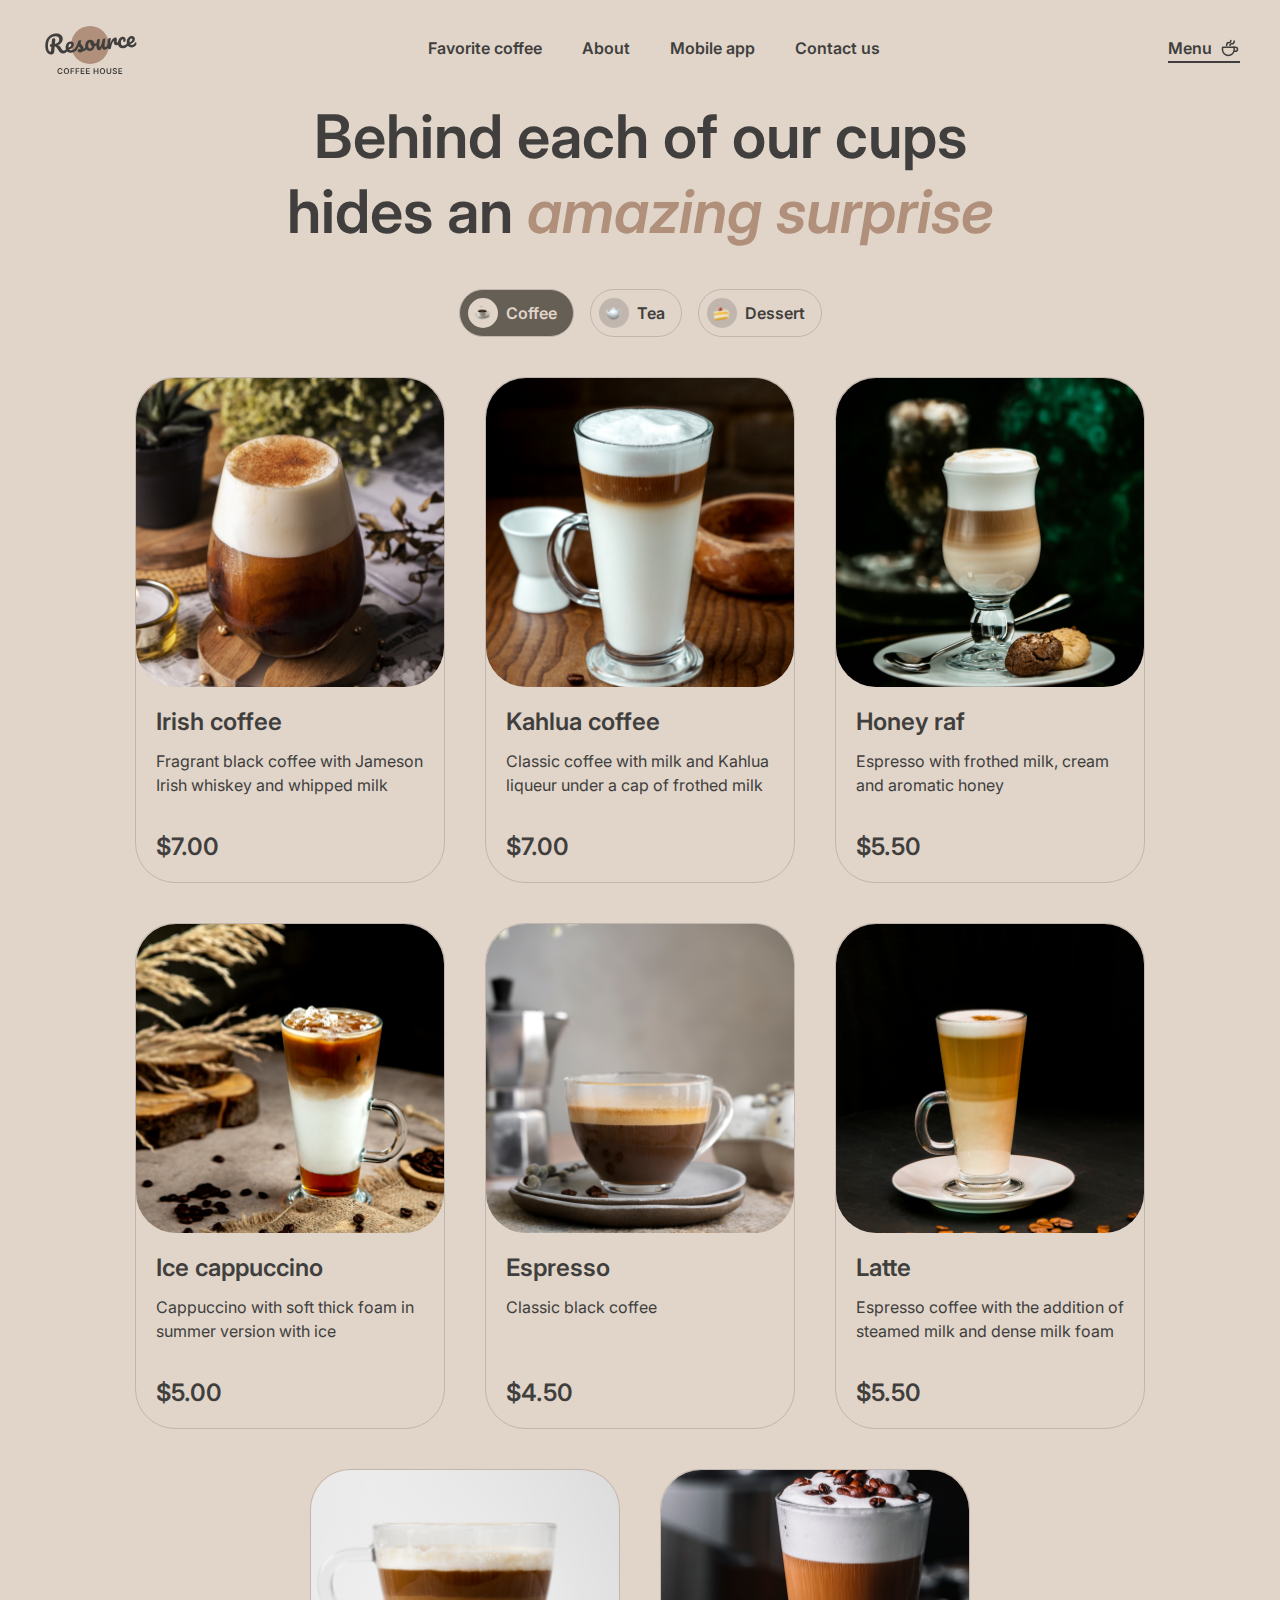
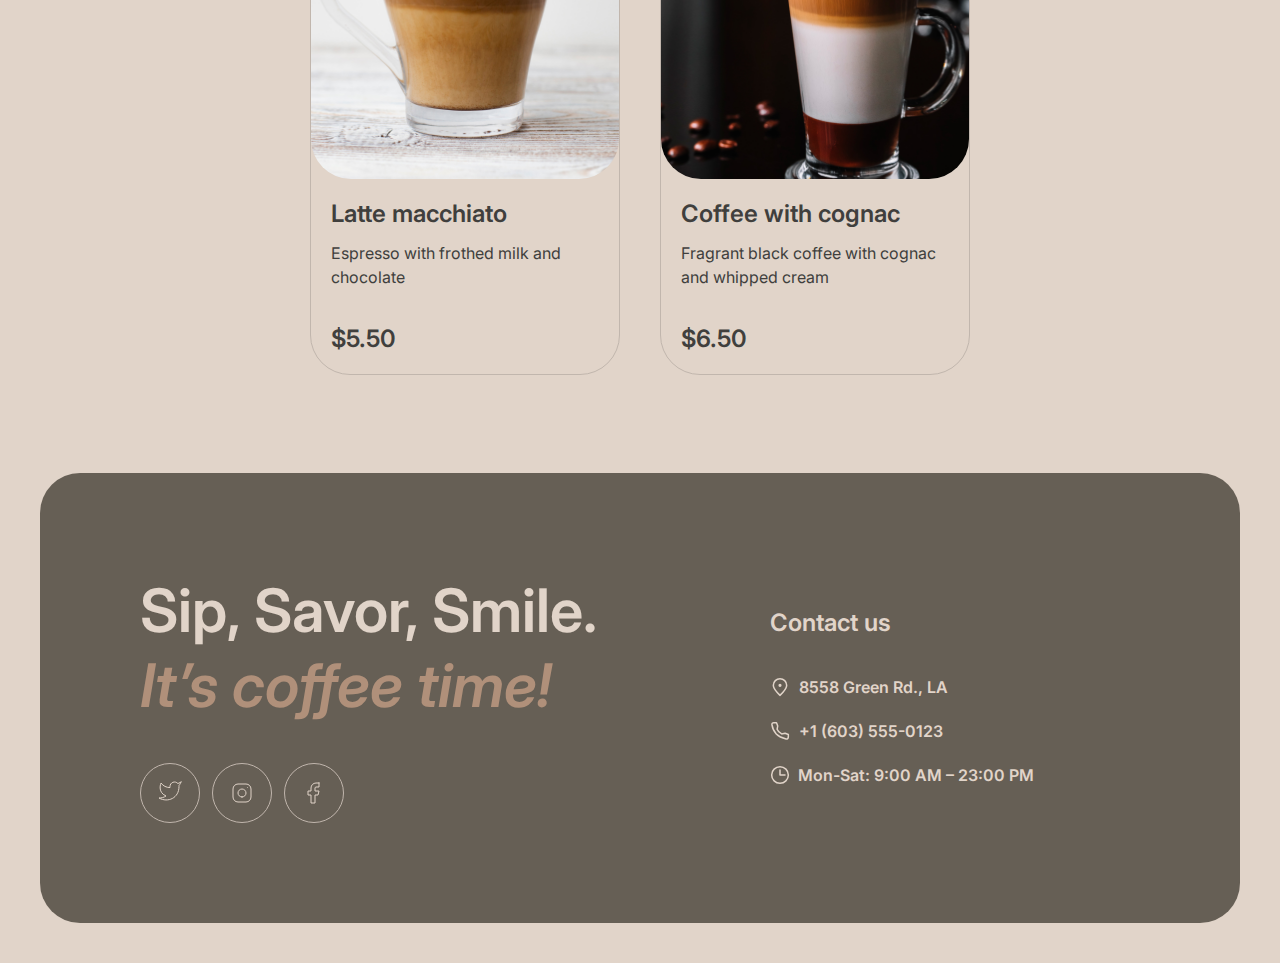
<file: coffee-house/menu.html>
<!DOCTYPE html>
<html lang="en">
<head>
    <meta charset="UTF-8">
    <meta name="viewport" content="width=device-width, initial-scale=1.0">
    <link href = "./style.css"  rel= "stylesheet">
    <link rel="preconnect" href="https://fonts.googleapis.com">
    <link rel="preconnect" href="https://fonts.gstatic.com" crossorigin>
    <link href="https://fonts.googleapis.com/css2?family=Inter:wght@200;300;400;500;600;700;800;900&display=swap" rel="stylesheet">
    <link rel="icon" href="./assets/icons/favicon.ico">
    <title>Coffee Menu</title>
</head>
<body>
    <header class = "">
        <a href="./index.html">
            <img src = "./assets/icons/logo.svg" alt = "lead-icon">
        </a>
        
        <nav>
            <ul class = "">
                <li>
                    <a href = "./index.html#favorite-coffee" class = "navigation-links">Favorite coffee</a>
                </li>
                <li>
                    <a href = "./index.html#about-coffee" class = "navigation-links">About</a>
                </li>
                <li>
                    <a href = "./index.html#mobile-app" class = "navigation-links">Mobile app</a>
                </li>
                <li>
                    <a href = "./index.html#contact-us" class = "navigation-links">Contact us</a>
                </li>
                <div class = "menu-container active hide">
                    <a class = "menu-links" href = "./menu.html">Menu</a>
                    <img src = "./assets/icons/coffee-cup.svg" alt = "coffee-cup">
                </div>
            </ul>
        </nav>
        <div class = "menu-container active">
            <a class = "navigation-links" href = "./menu.html" >Menu</a>
            <img src = "./assets/icons/coffee-cup.svg" alt = "coffee-cup">
        </div>
        <div class ='borgar'>
            <img src = "./assets/icons/vector_1.svg" class ='line1' alt = "line-pic">
            <img  src = "./assets/icons/vector_1.svg" class ='line2' alt = "line-pic">
        </div>
    </header>
    <main>
        <div class = "coffee-cards-container">
            <h1 class = "coffee-cards-heading">Behind each of our cups hides an <span>amazing surprise</span></h1>
            <div class = "coffe-tabs">
                <div class = "tabs-btn active">
                    <div class = "coffee-icon active"></div>
                    <p class = "icon-desc">Coffee</p>
                </div>
                <div class = "tabs-btn">
                    <div class = "tea-icon"></div>
                    <p class = "icon-desc">Tea</p>
                </div>
                <div class = "tabs-btn">
                    <div class = "dessert-icon"></div>
                    <p class = "icon-desc">Dessert</p>
                </div>
            </div>
            <div class = "coffee-menu-content">

            </div>

             <button class = "refresh-btn">
            </button>


            <div class = "modal-block-wrapper hide">
            <div class = "modal-coffee-container">
                <div class="modal-coffee-picture" style="background-image: url(./assets/pictures/coffee-7.jpg);">

                </div>
                <div class = "modal-coffee-content">
                    <div class="modal-coffee-desc">
                        <h3 class="modal-card-heading">Irish coffee</h3>
                        <p class="modal-card-text">Fragrant black coffee with Jameson Irish whiskey and whipped milk</p>
                    </div>
                   
                    <div class = "modal-size-container">
                        <p class ="modal-text-desc" >Size</p>
                        <div class = "modal-size-btns">
                            <div id = "S" class = "size-btn active">
                                <p class = "size-lit">S</p>
                                <p class = "size-desc">200 ml</p>
                            </div>
                            <div id = "M" class = "size-btn">
                                <p class = "size-lit">M</p>
                                <p class = "size-desc">300 ml</p>
                            </div>
                            <div id = "L" class = "size-btn">
                                <p class = "size-lit">L</p>
                                <p class = "size-desc">400 ml</p>
                            </div>
                        </div>
                    </div>
                    
                    <div class = "modal-additiv-container">
                        <p class ="modal-text-desc" >Additives</p>
                        <div class = "modal-additiv-btns">
                            <div class = "additiv-btn">
                                <p class = "size-lit">1</p>
                                <p class = "type-additiv">Sugar</p>
                            </div>
                            <div class = "additiv-btn">
                                <p class = "size-lit">2</p>
                                <p class = "type-additiv">Сinnamon</p>
                            </div>
                            <div class = "additiv-btn">
                                <p class = "size-lit">3</p>
                                <p class = "type-additiv">Syrup</p>
                            </div>
                        </div>
                    </div>
                    

                    <div class="modal-total-price">
                        <p class = "total-heading">Total:</p>
                        <p class = "total-price">$6.00</p>
                    </div>

                    <div class = "modal-info-block">
                        <img class ="info-img" src = "./assets/icons/info-empty.svg" alt = "info-icon">
                        <p class = "modal-info-text">The cost is not final. Download our mobile app to see the final price and place your order. Earn loyalty points and enjoy your favorite coffee with up to 20% discount.</p>
                    </div>

                    <button class = "modal-close-btn">Close</button>

                </div>
            </div>
            </div>
        </div>
    </main>

    <footer id = "contact-us">
        <div class = "footer-content">
            <div class = "sip-favor-container">
                <h2 class = "footer-heading">Sip, Savor, Smile. <span>It’s coffee time!</span></h2>
                <div class ="social-buttons-container">
                    <a href ="https://twitter.com/" target="_blank"><div class = "twitter-btn"></div></a>
                    <a href = "https://www.instagram.com/" target="_blank"><div class = "instagram-btn"></div></a>
                    <a href = "https://www.facebook.com/" target="_blank"><div class = "facebook-btn"></div></a>
                </div>
            </div>
            <div class = "contact-content">
                <h3 class = "contact-heading">Contact us</h3>
                <div class = "contacts-block">
                    <div class = "contact-adress-tab">
                        <a target="_blank" href="https://www.google.com/maps/search/8558+Green+Rd,+%D0%A4%D0%B5%D0%BD%D1%82%D0%BE%D0%BD,+%D0%9C%D0%B8%D1%87%D0%B8%D0%B3%D0%B0%D0%BD,+%D0%A1%D0%A8%D0%90/@42.7989491,-83.738731,14z/data=!3m1!4b1?entry=ttu" class = "contact-links">
                        <img src = "./assets/icons/pin-alt.svg" alt ="pin-pic">
                        <p class = "contact-adress">8558 Green Rd.,   LA</p>
                         </a>
                    </div>
                    <div class = "contact-tel-tab">
                        <a href = "tel:+1603555-0123" class = "contact-links">
                        <img src = "./assets/icons/phone.svg" alt ="tel-pic">
                        <p class = "contact-tel">+1 (603) 555-0123</p>
                        </a>
                    </div>
                    <div class = "contact-time-tab">
                        <img src = "./assets/icons/clock.svg" alt ="tel-pic">
                        <p class = "contact-time">Mon-Sat: 9:00 AM – 23:00 PM</p>
                    </div>  
                    
                </div>
            </div>
            <div>

            </div>
        </div>
    </footer>
    
    <script type="module" src = "./components/scriptMenu.js"></script>
</body>
</html>
</file>
<file: coffee-house/style.css>
html{
    scroll-behavior: smooth;
}

body {
    display: flex;
    flex-direction: column;
    font-family: Inter;
    font-size: 16px;
    font-weight: 400;
    line-height: 150%;
    max-width: 1440px;
    color: #403F3D;
    background-color: #E1D4C9;
    margin: 0 auto;
    
}

img {
    pointer-events: none;
}

span {
    font-style: italic;
    color:#B0907A
}


header {
    display: flex;
    justify-content: space-between;
    margin: 20px 40px;
    align-content: center;
}


ul {
    display: flex;
    gap: 40px;
    font-weight: 600;
    list-style-type: none;
    padding: 0px;
}

.navigation-links {
    text-decoration: none;
    position: relative;
    color:#403F3D;
    cursor:pointer;
    

}


.menu-links {
    text-decoration: none;
    position: relative;
    color:#403F3D;
    cursor:pointer;
    

}

.borgar {
    display: none;
}

.navigation-links::before{
  content: "";
  position: absolute;
  display: block;
  width: 100%;
  height: 2px;
  top: 25px;
  background-color: #403F3D;
  transform: scaleX(0);
  transition: transform 0.3s ease;

}

.menu-links::before{
    content: "";
    position: absolute;
    display: block;
    width: 100%;
    height: 2px;
    top: 25px;
    background-color: #403F3D;
    transform: scaleX(0);
    transition: transform 0.3s ease;
  
  }


.menu-container{
    display: flex;
    align-self: center;
    font-weight: 600;
    position: relative;
    gap: 8px;
    cursor:pointer;
}

.menu-container.hide {
    display: none;
}

.menu-container.active{
    cursor: auto;
    top: -5px;
}


.menu-container.active.show{
    cursor: auto;
    top: 40px;
}




.menu-container.active::before{
    content: "";
    position: absolute;
    display: block;
    width: 100%;
    height: 2px;
    top: 25px;
    background-color: #403F3D;
    transform: scaleX(1);
}

.menu-container.active::before{
    transform: scaleX(1);
}



.menu-container::before{
    content: "";
    position: absolute;
    display: block;
    width: 100%;
    height: 2px;
    top: 25px;
    background-color: #403F3D;
    transform: scaleX(0);
    transition: transform 0.3s ease;
}



.hero-container{
    border-radius: 40px;
    background: transparent;
    margin-bottom: 100px;
    margin: 0 40px 100px;
    max-width: 1360px;
    height: 644px;
    position: relative;
}

.hero-video{
    width: 100%;
    height: 100%;
    border-radius: 40px;
    object-fit: cover;
}

.hero-content{
    position: absolute;
    bottom: 100px;
    left: 100px;
    display: flex;
    flex-direction: column;
    gap: 40px;
    max-width: 530px;
}

h1{
    margin:0px;
    font-size: 72px;
    color: #E1D4C9;
    font-weight: 600;
    line-height: 105%
}

.hero-text-block{
    margin: 0px;
    font-size: 16px;
    font-style: normal;
    font-weight: 400;
    line-height: 150%;
    color: #E1D4C9;
}

.hero-button{
    display: flex;
    justify-content: center;
    align-items: center;
    width: 200px;
    height: 64px;
    padding-left: 27px;
    border-radius: 100px;
    background:#E1D4C9;
    font-family: Inter;
    font-size: 16px;
    font-style: normal;
    font-weight: 600;
    line-height: 150%;
    border: 0px;
    cursor: pointer;
}

.hero-button::after{
    content: url(./assets/icons/coffee-cup.svg);
    position: relative;
    display: block;
    top: 2px;
    left: 8px;
    transform: scaleX(0) translate(110px);
    transition: transform 0.3s  ease-in-out;
}





.favorites-container{
    display: flex;
    justify-content: center;
    flex-direction: column;
    margin-bottom: 100px;
    gap: 40px;
    margin: 0 44px 100px;
}

.favorite-heading{
    margin: 0px;
    font-size: 60px;
    font-style: normal;
    font-weight: 600;
    line-height: 125%;
    color: #403F3D;
    text-align: center;
}

.left-arrow-button{
    display: flex;
    width: 60px;
    height: 60px;
    justify-content: center;
    align-items: center;
    border-radius: 100px;
    border: 1px solid #665F55;
    background: transparent;
    transition: background 0.3s ease;
    color: #403F3D;
    cursor: pointer;
}

.left-arrow-button::before{
    content: url(./assets/icons/arrow-left.svg);
    width: 24px;
    height:24px;
    transition: content 0,3s ease;
    
}



.right-arrow-button{
    display: flex;
    width: 60px;
    height: 60px;
    justify-content: center;
    align-items: center;
    border-radius: 100px;
    border: 1px solid #665F55;
    background: transparent;
    transition: background 0.3s ease;
    color: #403F3D;
    cursor: pointer;
}

.right-arrow-button::before{
    content: url(./assets/icons/arrow-right.svg);
    width: 24px;
    height:24px;
    transition: content 0,3s ease;
    
}



.coffee-cards {
    display: flex;
    justify-content: space-between;
    align-items: center;
}


.coffee-cards-wraper{
    display: flex;
    width: 480px;
    overflow: hidden;
   
}

.coffee-cards-slider{
    display: flex;
    gap: 40px;
    position: relative;
    left: 0px;
    transition: all 0.3s ease-in-out;
}

.coffee-element {
    display: flex;
    flex-direction: column;
    max-width: 480px;
    gap: 20px;
}


.coffee-element-content{
    display: flex;
    flex-direction: column;
    gap: 16px;
    text-align: center;

}

.coffee-element-heading {
    font-size: 24px;
    font-weight: 600;
    line-height: 125%;
    margin: 0px;
}

.coffee-element-desc{
    font-size: 16px;
    font-weight: 400;
    line-height: 150%;
    margin:0px;

}

.coffee-element-price{
    font-size: 24px;
    font-weight: 600;
    line-height: 125%;
    margin: 0px;
}

.coffee-navigation{
    display: flex;
    justify-content: center;
    gap: 12px;

}

.control-btn{
    width: 40px;
    height: 4px;
    border-radius: 100px;
    border: 1px solid #C1B6AD;
    background:#C1B6AD;
    transition: all 0.2s linear;
}

.progress{
    height: 5px;
    border-radius: 100px;
    
    background: #665F55;
    width: 0;

    transition: all 0.2s linear;
}

.control-btn.active{
    width: 40px;
    height: 4px;
    border-radius: 100px;
    border: 1px solid #665F55;
    background:#665F55;
}

.about-container{
    display: flex;
    flex-direction: column;
    align-items: center; 
    margin: 0 40px 100px;
    gap: 40px;
}

.about-heading {
    margin: 0;
    align-self: stretch;
    font-size: 60px;
    font-weight: 600;
    line-height: 125%;
}

.pictures-container{
    display: flex;
    flex-flow: row wrap;
    gap: 40px;
}

.pictures-colum{
    display: flex;
    flex-direction: column;
    gap: 40px;
}

.girl-pic {
    width: 660px;
    height: 590px;
    border-radius: 20px;
    background-image: url(./assets/pictures/about-1.jpg);
    background-repeat: no-repeat;
    background-position: center;
    background-size: 110%;
    transition: background-size 0.3s ease;
}

.man-pic {
    width: 660px;
    height: 430px;
    border-radius: 20px;
    background-image: url(./assets/pictures/about-3.jpg);
    background-repeat: no-repeat;
    background-position: center;
    background-size: 110%;
    transition: background-size 0.3s ease;
}

.coffee-pic {
    width: 660px;
    height: 430px;
    border-radius: 20px;
    background-image: url(./assets/pictures/about-2.jpg);
    background-repeat: no-repeat;
    background-position: center;
    background-size: 110%;
    transition: background-size 0.3s ease;
}

.couple-pic {
   width: 660px;
    height: 590px;
    border-radius: 20px;
    background-image: url(./assets/pictures/about-4.jpg);
    background-repeat: no-repeat;
    background-position: center;
    background-size: 110%;
    transition: background-size 0.3s ease;
}

.mobile-app-container{
    display: flex;
    flex-direction: row;
    gap: 100px;
    align-items: center;
    margin: 0 40px 100px;
}

.mobile-app-content{
    display: flex;
    flex-direction: column;
    gap: 40px;
    max-width: 630px;
}

.mobile-app-heading{
    margin: 0px;
    font-size: 60px;
    font-weight: 600;
    line-height: 125%;
}

.mobile-screens-pic{
    width: 630px;
    height: 630px;
}

.mobile-app-button-container{
    display: flex;
    gap: 16px;
}

.apple-store-btn{
    display: flex;
    width: 200px;
    height: 64px;
    align-items: center;
    border-radius: 100px;
    border: 1px solid #665F55;
    background: transparent;
    transition: background 0.3s ease;
    cursor: pointer;
    
}

.google-play-btn{
    display: flex;
    width: 200px;
    height: 64px;
    align-items: center;
    border-radius: 100px;
    border: 1px solid #665F55;
    background: transparent;
    transition: background 0.3s ease;
    cursor: pointer;
}

.btn-desc{
    display: flex;
    flex-direction: column;
    text-align: start;
    gap: 2px;
    margin-left: 8px;
}

.btn-small-text{
    margin: 0;
    font-size: 10px;
    font-weight: 600;
    line-height: 140%;
}

.btn-big-text{
    margin: 0;
    font-size: 16px;
    font-weight: 600;
    line-height: 150%;
}

.apple-store-btn::before{
    content: url(./assets/icons/apple-logo.svg);
    margin-left: 19px;
    margin-top: 6px;
    transition: content 0.3s ease;
}

.google-play-btn::before{
    content: url(./assets/icons/google-icon.svg);
    margin-left: 19px;
    margin-top: 6px;
    transition: content 0.3s ease;
}

.mobule-app-text{
    margin: 0;
    font-weight: 400;
    line-height: 150%;
}



.footer-content{
    display: flex;
    flex-direction: row;
    gap: 100px;
    padding: 100px;
    background-color: #665F55;
    border-radius: 40px;
    color: #E1D4C9;
    margin: 0 40px 40px;
}

.sip-favor-container{
    display: flex;
    flex-direction: column;
    gap: 40px;
    max-width: 530px;

}

.footer-heading{
    margin: 0;
    font-size: 60px;
    font-weight: 600;
    line-height: 125%;
}

.social-buttons-container{
    display: flex;
    gap: 12px;
}

.twitter-btn{
    display: flex;
    align-items: center;
    justify-content: center;
    width: 58px;
    height: 58px;
    border-radius: 100px;
    border: 1px solid  #C1B6AD;
    background-color: transparent;
    transition: background-color 0.3s ease;
    cursor:pointer;
}

.instagram-btn{
    display: flex;
    align-items: center;
    justify-content: center;
    width: 58px;
    height: 58px;
    border-radius: 100px;
    border: 1px solid  #C1B6AD;
    background-color: transparent;
    transition: background-color 0.3s ease;
    cursor:pointer;
}

.facebook-btn{
    display: flex;
    align-items: center;
    justify-content: center;
    width: 58px;
    height: 58px;
    border-radius: 100px;
    border: 1px solid  #C1B6AD;
    background-color: transparent;
    transition: background-color 0.3s ease;
    cursor:pointer;
}



.twitter-btn::before{
    content: url(./assets/icons/twiter-icon.svg);
    width: 24px;
    height:24px;
    transition: content 0,3s ease;
    
}



.instagram-btn::before{
    content: url(./assets/icons/instagram-icon.svg);
    width: 24px;
    height:24px;
    transition: content 0,3s ease;
    
}



.facebook-btn::before{
    content: url(./assets/icons/facebook-icons.svg);
    width: 24px;
    height:24px;
    transition: content 0,3s ease;
    
}




.contact-content{
    display: flex;
    flex-direction: column;
    padding-top: 35px;
    gap: 37px;
}

.contact-heading{
    margin: 0;
    font-size: 24px;
    font-style: normal;
    font-weight: 600;
    line-height: 125%; 
}

.contacts-block{
    display: flex;
    flex-direction: column;
    gap: 20px;
    font-size: 16px;
    font-style: normal;
    font-weight: 600;
    line-height: 150%;
}

.contact-adress{
    margin: 0;
    
}
.contact-tel{
    margin: 0;
}

.contact-time{
    margin: 0;
}

.contact-adress-tab{
    display: flex;
    gap: 8px;
}

.contact-tel-tab{
    display: flex;
    gap: 8px;
}

.contact-time-tab{
    display: flex;
    gap: 8px
}

.contact-links {
    display: flex;
    gap: 9px;
    text-decoration: none;
    position: relative;
    color:#E1D4C9;
    cursor:pointer;
    

}

.contact-links::before{
  content: "";
  position: absolute;
  display: block;
  width: 100%;
  height: 2px;
  right:0px;
  top: 25px;
  background-color: #E1D4C9;
  transform: scaleX(0);
  transition: transform 0.3s ease;

}

.coffee-cards-container{
    display: flex;
    flex-direction: column;
    align-items: center;
    gap: 40px;
    margin: -7px 30px 98px;
}

.coffee-cards-heading{
    margin:0;
    text-align: center;
    font-size: 60px;
    font-style: normal;
    font-weight: 600;
    line-height: 125%;
    max-width: 800px;
    color: #403F3D;
}

.coffe-tabs{
    display: flex;
    gap: 16px;
}

.tabs-btn{
    padding: 8px 16px 8px 8px;
    display: flex;
    align-items: center;
    justify-content: center;
    gap: 8px;
    border-radius: 100px;
    border: 1px solid  #C1B6AD;
    background: transparent;
    transition: all 0.3s ease;
    cursor: pointer;
    font-weight: 600;
}



.tabs-btn.active{
    background: #665F55;
    color: #E1D4C9;
    cursor: auto;
    font-weight: 600;
}

.coffee-icon.active{
    background-color: #E1D4C9;
}

.coffe-icon:hover {
    background-color: #E1D4C9;
}



.coffee-icon{
    display: flex;
    width: 30px;
    height: 30px;
    justify-content: center;
    align-items: center;
    border-radius: 100px;
    background:  #C1B6AD;
    background-image: url(./assets/icons/coffee-cup-icon.svg);
    background-repeat: no-repeat;
    background-position: center;
}


.tea-icon{
    display: flex;
    width: 30px;
    height: 30px;
    justify-content: center;
    align-items: center;
    border-radius: 100px;
    background:  #C1B6AD;
    background-image: url(./assets/icons/tea-cup-icon.svg);
    background-repeat: no-repeat;
    background-position: center;
}

.dessert-icon{
    display: flex;
    width: 30px;
    height: 30px;
    justify-content: center;
    align-items: center;
    border-radius: 100px;
    background:  #C1B6AD;
    background-image: url(./assets/icons/dessert-icon.svg);
    background-repeat: no-repeat;
    background-position: center;
}



.icon-desc{
    margin: 0;

}

.coffee-card{
    display: flex;
    flex-direction: column;
    border: 1px solid #C1B6AD;
    background: transparent;
    max-width: 308px;
    border-radius: 40px;
    height: 504px;
    cursor: pointer;
}



.coffee-picture{
    display: flex;
    border-radius: 40px;
    width: 308px;
    height: 389px;
    background-repeat: no-repeat;
    background-position: center;
    background-size: 110%;
    transition: background-size 0.3s ease;

}


.coffee-card-content{
    display: flex;
    padding: 20px;
    flex-direction: column;
    height: 196px;
}

.coffee-card-heading{
    margin: 0px;
    font-size: 24px;
    font-style: normal;
    font-weight: 600;
    line-height: 125%;
}

.coffee-card-text{
    font-size: 16px;
    font-style: normal;
    font-weight: 400;
    line-height: 150%; 
    margin: 0;
    margin-top: 12px;
}

.coffee-card-price {
    font-size: 24px;
    font-style: normal;
    font-weight: 600;
    line-height: 125%; 
    margin:0px;
    margin-top: auto;
}

.coffee-menu-content{
    display: flex;
    flex-flow: row wrap;
    gap: 40px 40px;
    align-items: center;
    justify-content: center;
}

.refresh-btn{
    display: none;
}


.modal-coffee-container{
    display: flex;
    max-width: 800px;
    padding: 16px 0 7px;
    justify-content: center;
    gap: 20px;
    border-radius: 40px;
    background: #E1D4C9;
    position: relative;
    margin: 0 auto;
    z-index: 0;
    top: 200px;
    

}

.modal-block-wrapper.hide{
    display: none;
}

.modal-coffee-content{
    display: flex;
    flex-direction: column;
    max-width: 433px;
    gap: 20px;
}

.modal-text-desc{
    margin: 0;
    font-size: 15px;
    font-style: normal;
    font-weight: 400;
    line-height: 150%;
}

.modal-coffee-desc{
    display: flex;
    flex-direction: column;
}

.modal-size-container{
    display: flex;
    flex-direction: column;
    gap: 8px;
}

.modal-additiv-container{
    display: flex;
    flex-direction: column;
    gap: 8px;
}

.modal-additiv-btns{
    display: flex;
    flex-wrap: wrap;
    gap: 8px;
}

.modal-size-btns{
    display: flex;
    flex-wrap: wrap;
    gap: 8px;
}

.additiv-btn{
    padding: 8px 16px 8px 8px;
    display: flex;
    align-items: center;
    justify-content: center;
    gap: 8px;
    border-radius: 100px;
    border: 1px solid  #C1B6AD;
    background: transparent;
    transition: all 0.3s ease;
    cursor: pointer;
    font-weight: 600;
}

.size-btn{
    padding: 7px 12px 8px 8px;
    display: flex;
    align-items: center;
    justify-content: center;
    gap: 8px;
    border-radius: 100px;
    border: 1px solid  #C1B6AD;
    background: transparent;
    transition: all 0.3s ease;
    cursor: pointer;
    font-weight: 600;
}

.size-lit{
    padding: 3px 10px 3px 10px;
    margin: 0;
    border-radius: 100px;
    background:  #C1B6AD;
    font-size: 16px;
    font-style: normal;
    font-weight: 600;
    line-height: 150%;
    text-align: center;
}

.size-desc{
margin: 0;
font-size: 16px;
font-style: normal;
font-weight: 600;
line-height: 150%; 
}

.modal-additiv-btns{
    display: flex;
    gap: 8px
}

.modal-total-price{
    display: flex;
    justify-content: space-between;

}

.total-heading{
    font-size: 24px;
font-style: normal;
font-weight: 600;
line-height: 125%;
margin: 0;
}

.total-price{
    margin: 0;
    font-size: 24px;
    font-style: normal;
    font-weight: 600;
    line-height: 125%;
}

.modal-info-block{
    border-top: 1px solid  #C1B6AD;
    padding: 12px 0 12px;
    display: flex;
    flex-direction: row;
    gap: 8px;
}

.modal-info-text{
    margin: 0;
    font-size: 10px;
    font-style: normal;
    font-weight: 600;
    line-height: 140%;
}

.info-img{
    display: flex;
    align-self:flex-start;
}

.modal-close-btn{
    padding: 10px 0 10px;
    max-width: 100%;
    border-radius: 100px;
    border: 1px solid  #665F55;
    background-color: transparent;
    font-size: 16px;
    font-style: normal;
    font-weight: 600;
    line-height: 150%;
    cursor: pointer;
    transition: all 0.3s ease;

}

.modal-close-btn:hover{
    background-color: #665F55;
    color: #E1D4C9;

}

.modal-coffee-picture{
    width: 308px;
    border-radius: 40px;
    height: 308px;
    background-repeat: no-repeat;
    background-position: center;
    background-size: 110%;
    transition: background-size 0.3s ease;
}

.type-additiv{
    margin: 0;
    font-size: 16px;
    font-style: normal;
    font-weight: 600;
    line-height: 150%; 
}

.modal-card-heading{
    margin: 0px;
    font-size: 24px;
    font-style: normal;
    font-weight: 600;
    line-height: 125%;
}

.modal-card-text{
    font-size: 16px;
    font-style: normal;
    font-weight: 400;
    line-height: 150%; 
    margin: 0;
    margin-top: 12px;
}

.modal-block-wrapper{
    width: 100%;
    height: 100%;
    position: fixed;
    background: rgba(41, 41, 41, 0.6);
    top: 0;
    z-index: 0;
    left: 0;
    
}

body.showBurger{
   position: fixed;
    overflow-y: hidden;
   }

body.show{
     overflow-y: hidden;
    }
 

    .size-btn.active {
        background: #665F55;
        color: #E1D4C9;
    }

    .additiv-btn.active{
        background: #665F55;
        color: #E1D4C9;
    }

    .additiv-btn.active .size-lit{
        background-color: #E1D4C9;
        color: #665F55
    }

    .size-btn.active .size-lit{
        background-color: #E1D4C9;
        color: #665F55
    }

    .girl-pic:hover{
        background-size: 100%;
    }

    .man-pic:hover{
        background-size: 100%;
    }

    .coffee-pic:hover{
        background-size: 100%;
    }

    .couple-pic:hover{
        background-size: 100%;
    }


@media (max-width: 1439px){
    .man-pic{
        display: none;
       }
       .coffee-pic {
        display: none;
       }

       .pictures-container{
        flex-flow: row nowrap;
        justify-content: center;
       }


}

@media (max-width: 1400px){
    .pictures-container{
        flex-flow: column nowrap;
        justify-content: center;
       }

       .girl-pic{
        width: 690px;
        background-size: 105%;
    }
    .couple-pic{
        width: 690px;
        background-size: 105%;
    }
}


@media (max-width: 1220px){




       .mobile-app-container{
        flex-direction: column;
       }

       .mobile-app-content{
        max-width: 688px;
       }

       .pictures-container{
        justify-content: center;
       }

       .man-pic{
        display: none;
       }
       .coffee-pic {
        display: none;
       }

}

@media (max-width: 1100px){
    .footer-content{
        flex-direction: column;
        padding: 100px 60px 0px;
        gap: 104px;
      
    }


    .contact-content{
        padding: 0;
        
    }
}

@media (max-width: 768px){
    .borgar {
        display: flex;
        flex-direction: column;
        justify-content: center;
        align-items: center;
        align-self: center;
        width: 44px;
        height: 44px;
        gap: 8px;
        bottom: 3px;
        left: 1px;
        cursor: pointer;
        transition: all 0.3s ease-in-out;
        position: relative;
        border-radius: 100px;
        border: 1px solid  #665F55;
       }

       .borgar.active{
        gap:0px;
       }

       .borgar.active .line1 {
            display: inline-block;
            position: absolute;
            top: 21px;
            transform: rotate(45deg);
            transition: transform 0.3s ease;
       }
       
       .borgar.active .line2 {
        display: inline-block;
        transform: rotate(-45deg);
        transition: transform 0.3s ease;
   }



   ul.show {
    padding: 60px 0 0;
    position: fixed;
    top: 100px;
    left: 0px;
    z-index: 2;
    display: flex;
    flex-direction: column;
    align-items: center;
    width: 100%;
    height: 100%;
    background-color:#E1D4C9;
    margin: 0 auto;
    transform: translate(0px,0px);
    transition: transform 0.5s ease-in-out;
   }

   .navigation-links::before{
    top: 35px;
   }

   .menu-container::before{
    top:28px;
   }

 .menu-links::before{
    top: 28px;
   }

   .menu-container.show{
    display: flex;

   }


   .menu-container.active::before{
    top: 28px
   }

   ul {
    display: none;
    padding: 60px 0 0;
    position: fixed;
    top: 100px;
    right: 0px;
    width: 100%;
    height: 100%;
    display: flex;
    flex-direction: column;
    align-items: center;
    background-color:#E1D4C9;
    margin: 0 auto;
    transform: translate(1500px, 0px);
    transition: transform 0.5s ease-in-out;
    z-index: 2;
    background-color: #E1D4C9;
    font-size: 32px;
    gap: 60px;
}
.menu-container{
    display: none;
    font-size: 32px;
    top: 40px;
}



    .refresh-btn{
        display: flex;
        width: 60px;
        height: 60px;
        border-radius: 100px;
        background-image: url(./assets/icons/refresh.svg);
        background-repeat: no-repeat;
        background-position: center;
        background-color: transparent;
        border: 1px solid #665F55;
        cursor: pointer;
    }

    .refresh-btn:hover{
        background-color: #665F55;
        background-image: url(./assets/icons/refresh-hover.svg);
    }

    .refresh-btn.hide{
        display: none;
    }

    .modal-coffee-content{
        max-width: 326px;
    }

    .modal-coffee-container{
        max-width: 688px;
    }


} 





@media (max-width: 850px){

    .favorites-container{
        margin: 0 40px 100px;
    }

  









       
       .hero-content{
        left: 60px;
       }

}




@media (max-width: 740px){
    .modal-coffee-picture{
        display: none;
    }
    .girl-pic{
        width: 550px;
        background-size: 170%;
    }
    .couple-pic{
        width: 550px;
        background-size: 170%;
    }
    .girl-pic:hover{
        background-size: 180%;
    }

    .couple-pic:hover{
        background-size: 180%;
    }
}



@media (max-width: 675px){
    h1{
        font-size: 42px;
        font-style: normal;
        font-weight: 600;
        line-height: 115%;
    }
    header{
        margin: 20px 16px;
    }

    .hero-container{
        margin: 0 16px 100px;
        height: 552px
    }

    .about-container{
        margin: 0 16px 100px;
    }

    .about-heading{
        font-size: 32px;
        font-style: normal;
        font-weight: 600;
        line-height: 125%;
    }

    .girl-pic{
        width: 440px;
        background-size: 170%;
    }
    .couple-pic{
        width: 440px;
        background-size: 170%;
    }

    .mobile-screens-pic{
        width: 348px;
        height: 348px;
    }

    .right-arrow-button{
        display: none;
    }

    .left-arrow-button{
        display: none;
    }
}

@media (max-width: 616px){
 
    .hero-text-block{
        max-width: 316px;
    }

    .hero-content{
        left: 16px;
        top: 60px;
    }

    .favorite-heading{
        font-size: 32px;
        font-style: normal;
        font-weight: 600;
        line-height: 125%;
    }

    .favorites-container{
        margin: 0 16px 100px;
    }

    .coffee-element{
        max-width: 348px;
    }

    .coffee-cards-wraper{
        width: 348px;
    }

    .girl-pic{
        width: 348px;
        background-size: 210%;
    }
    .couple-pic{
        width: 348px;
        background-size: 210%;
    }
    .girl-pic:hover{
        background-size: 220%;
    }

    .couple-pic:hover{
        background-size: 220%;
    }

    .mobile-app-heading{
        font-size: 32px;
        font-style: normal;
        font-weight: 600;
        line-height: 125%;
    }

    .mobile-app-button-container{
        flex-direction: column;
    }

    .mobile-app-container{
        gap: 40px;
        margin: 0 16px 100px;
    }

    .footer-heading{
        font-size: 32px;
        font-style: normal;
        font-weight: 600;
        line-height: 125%;
    }

    .footer-content{
        padding: 60px 16px 25px;
        margin: 0 16px 40px;
        gap: 40px;
    }

    .coffe-tabs{
        gap:5px;
    }
}

@media(max-width:440px){
    .modal-coffee-container {
        max-width: 342px;
    }

}

@media (max-width: 1439px){
    .coffee-menu-content{

        overflow: hidden;
    }



    .coffee-cards-container{
        display: flex;
        flex-direction: column;
        align-items: center;
        gap: 40px;
        margin: -7px 35px 98px;
    }
}

@media (max-width: 719px) {
    .coffee-cards-heading{
        font-size: 32px;
        font-weight: 600;
        line-height: 125%; 
    }
}


@media (max-width: 730px) {
    .coffee-menu-content{
        overflow: hidden;
    }

    .sip-favor-container{
        gap: 43px;
    }


    
}


@media (hover:hover){
    .apple-store-btn:hover{
        background: #665F55;
        color: #E1D4C9;
        
    }
    .google-play-btn:hover{
        background: #665F55;
        color: #E1D4C9;
        
    }
    
    .apple-store-btn:hover::before{
        content: url(./assets/icons/apple-logo-hover.svg);
        
    }
    .google-play-btn:hover::before{
        content: url(./assets/icons/google-icon-hover.svg)
    }

    .coffee-card:hover .coffee-picture  {
        background-size: 100%;
    
    }

    .tabs-btn:hover {
        background: #665F55;
        color: #E1D4C9;
    } 
    .tabs-btn:hover .coffee-icon{
        background-color: #E1D4C9;
    }

    .tabs-btn:hover .tea-icon{
        background-color: #E1D4C9;
    }
    .tabs-btn:hover .dessert-icon{
        background-color: #E1D4C9;
    }

    .tabs-btn.active .coffee-icon{
        background-color: #E1D4C9;
    }

    .tabs-btn.active .tea-icon{
        background-color: #E1D4C9;
    }

    .tabs-btn.active .dessert-icon{
        background-color: #E1D4C9;
    }


    .size-btn:hover {
        background: #665F55;
        color: #E1D4C9;
    } 
    .size-btn:hover .size-lit{
        background-color: #E1D4C9;
        color:#665F55
    }
    .size-btn.active .size-lit{
        background-color: #E1D4C9;
        color: #665F55
    }



    .additiv-btn:hover {
        background: #665F55;
        color: #E1D4C9;
    } 
    .additiv-btn:hover .size-lit{
        background-color: #E1D4C9;
        color:#665F55
    }




    .contact-links:hover::before {
        transform: scaleX(1);
        
    }

    .navigation-links:hover::before {
        transform: scaleX(1);
        
    }


    .menu-links:hover::before {
        transform: scaleX(1);
        
    }

    .menu-container:hover::before{
        transform: scaleX(1);
    }
    

    .hero-button:hover::after{
        transform: scaleX(1);
    }

    .left-arrow-button:hover::before{
        content: url(./assets/icons/arrow-left-hovered.svg);
        
    }
    
    .left-arrow-button:hover {
        background: #665F55;
        
    }

    .right-arrow-button:hover::before{
        content: url(./assets/icons/arrow-right-hover.svg);
        
    }
    
    .right-arrow-button:hover {
        background: #665F55;
        
    }

    


    .apple-store-btn:hover{
        background: #665F55;
        color: #E1D4C9;
        
    }
    .google-play-btn:hover{
        background: #665F55;
        color: #E1D4C9;
        
    }
    
    .apple-store-btn:hover::before{
        content: url(./assets/icons/apple-logo-hover.svg);
        
    }
    .google-play-btn:hover::before{
        content: url(./assets/icons/google-icon-hover.svg)
    }

    .twitter-btn:hover{
        background: #E1D4C9;
    }
    
    .instagram-btn:hover{
        background: #E1D4C9;
    }
    
    .facebook-btn:hover{
        background: #E1D4C9;
    }

    .instagram-btn:hover::before{
        content: url(./assets/icons/instagram-icon-hover.svg);
        
    }

    .twitter-btn:hover::before{
        content: url(./assets/icons/twiter-icon-hover.svg);
        
    }

    .facebook-btn:hover::before{
        content: url(./assets/icons/facebook-icons-hover.svg);
        
    }

    

}
</file>
